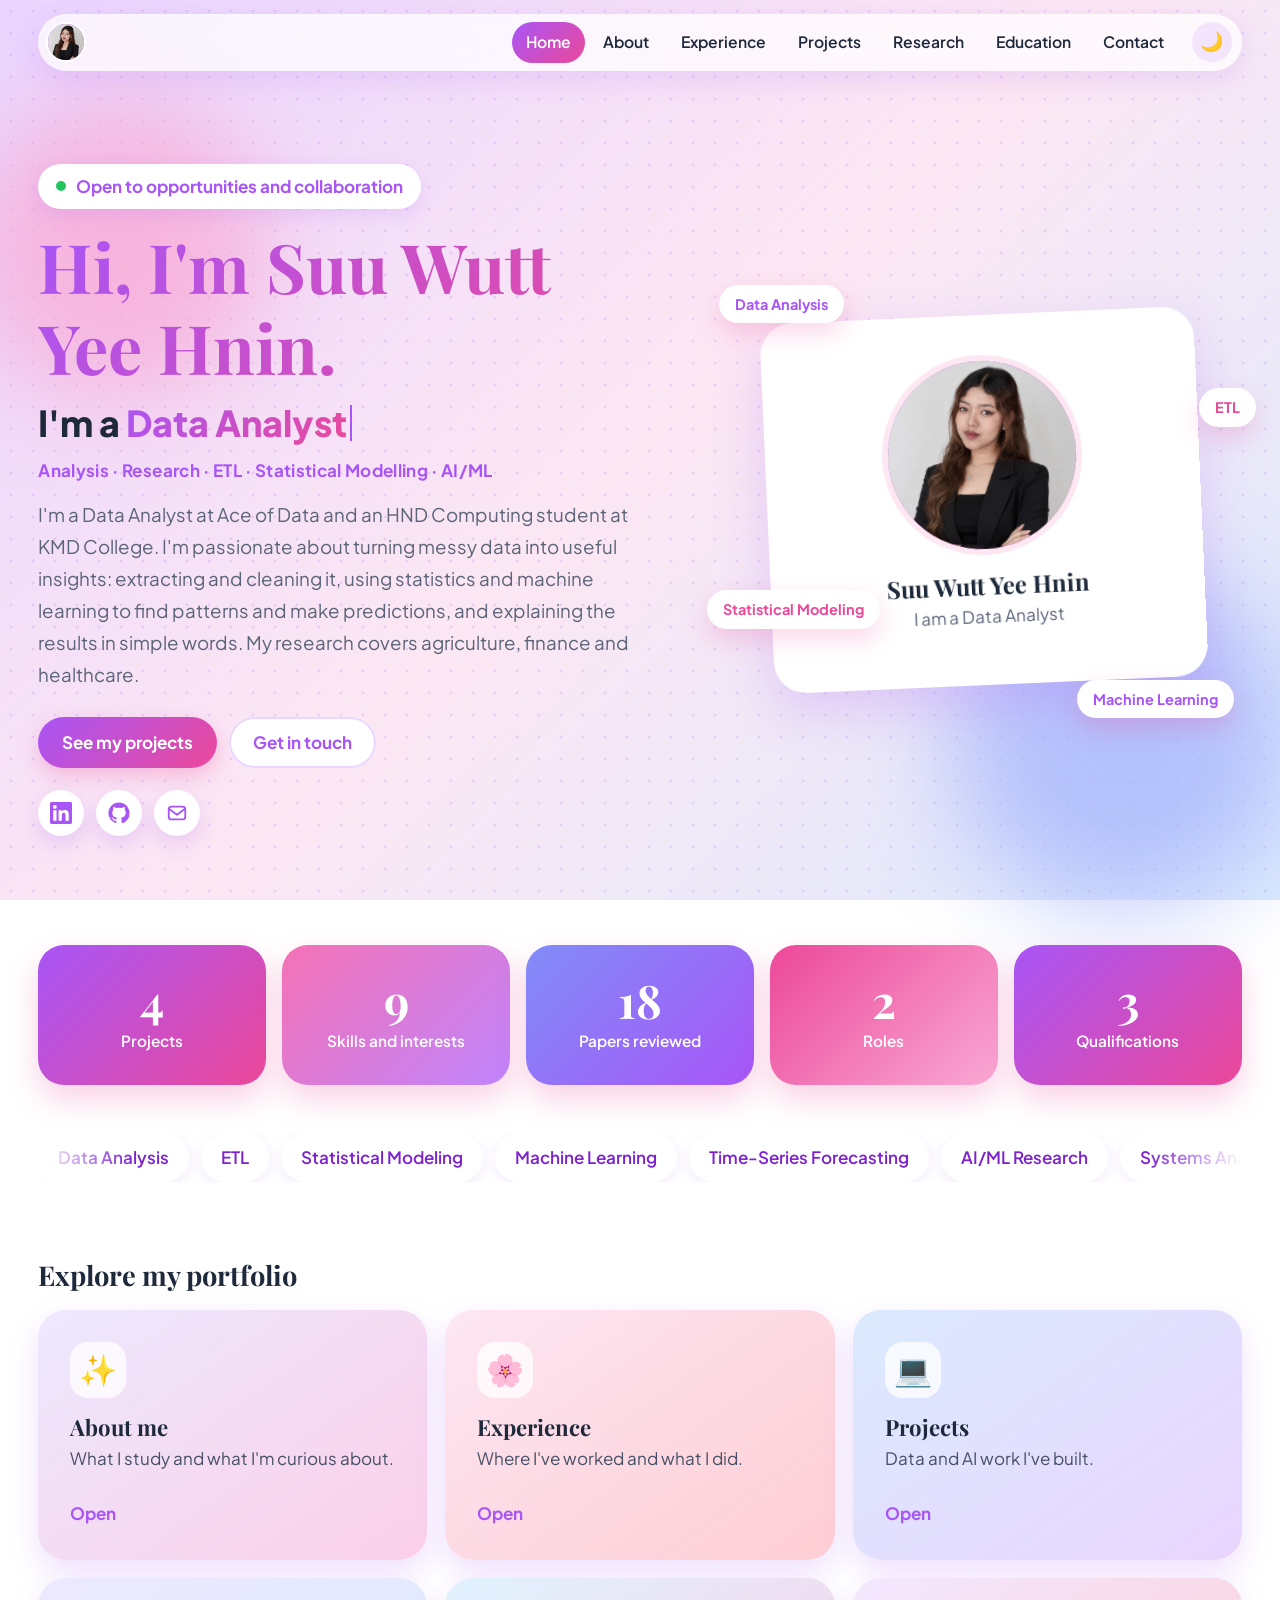
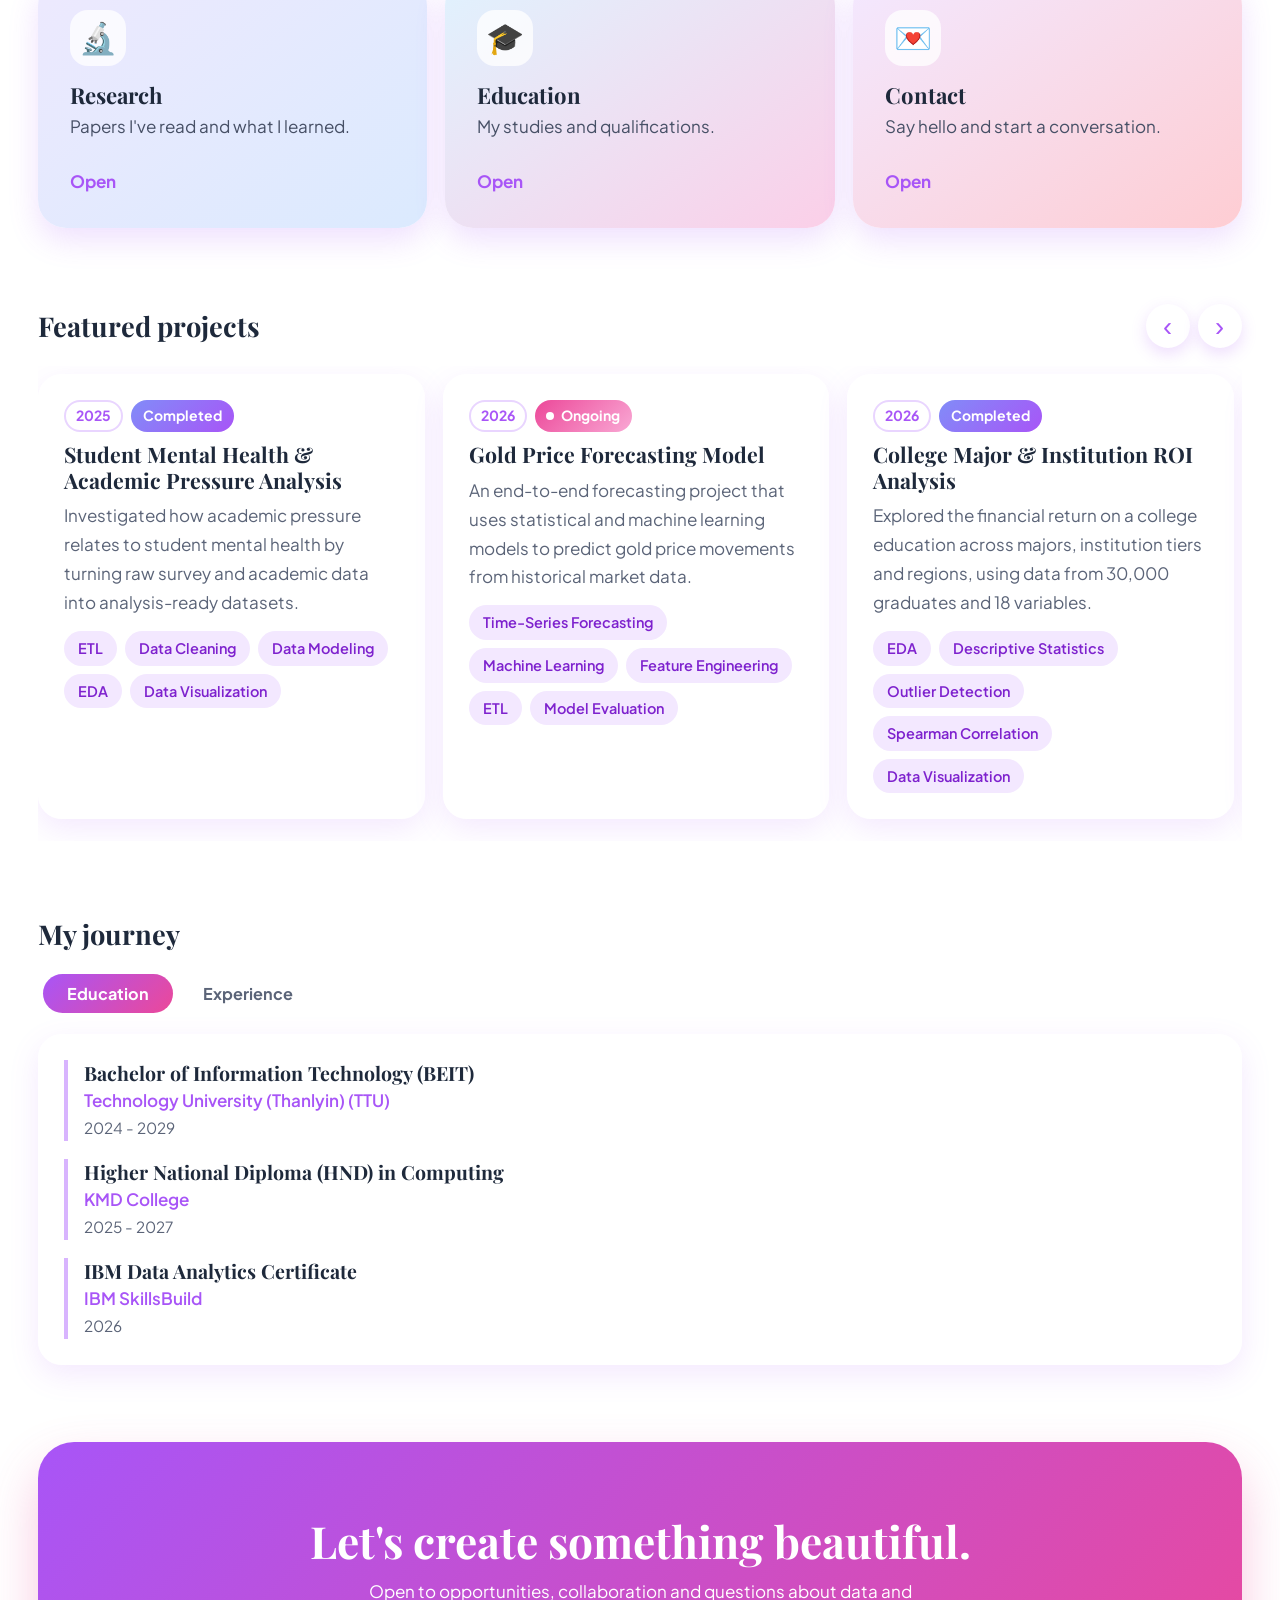
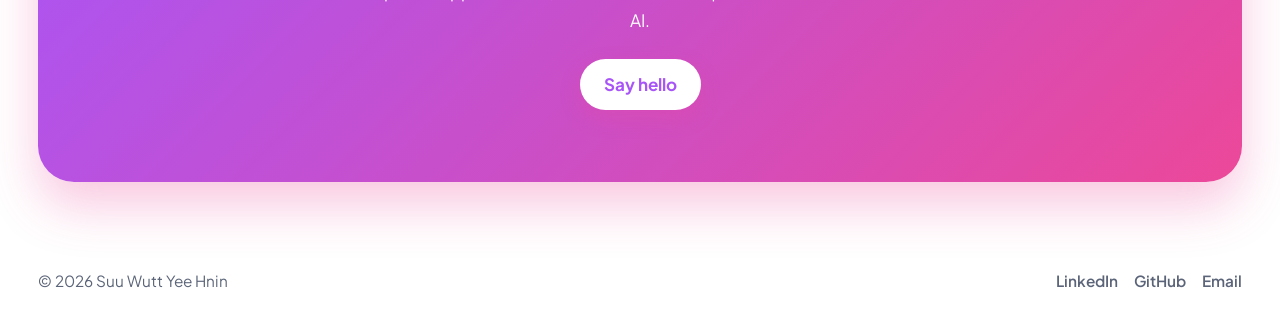
<file: index.html>
<!doctype html>
<html lang="en"><head><meta charset="utf-8"><meta name="viewport" content="width=device-width,initial-scale=1">
<title>Home | Suu Wutt Yee Hnin</title>
<meta name="description" content="Portfolio of Suu Wutt Yee Hnin: HND Computing, Data Science and AI.">
<link rel="preconnect" href="https://fonts.googleapis.com"><link rel="preconnect" href="https://fonts.gstatic.com" crossorigin>
<link href="https://fonts.googleapis.com/css2?family=Playfair+Display:wght@600;700&family=Plus+Jakarta+Sans:wght@400;500;600;700&display=swap" rel="stylesheet">
<link rel="stylesheet" href="css/style.css"></head>
<body data-page="home">
<script src="js/data.js"></script>
<script src="js/main.js"></script>
</body></html>
</file>
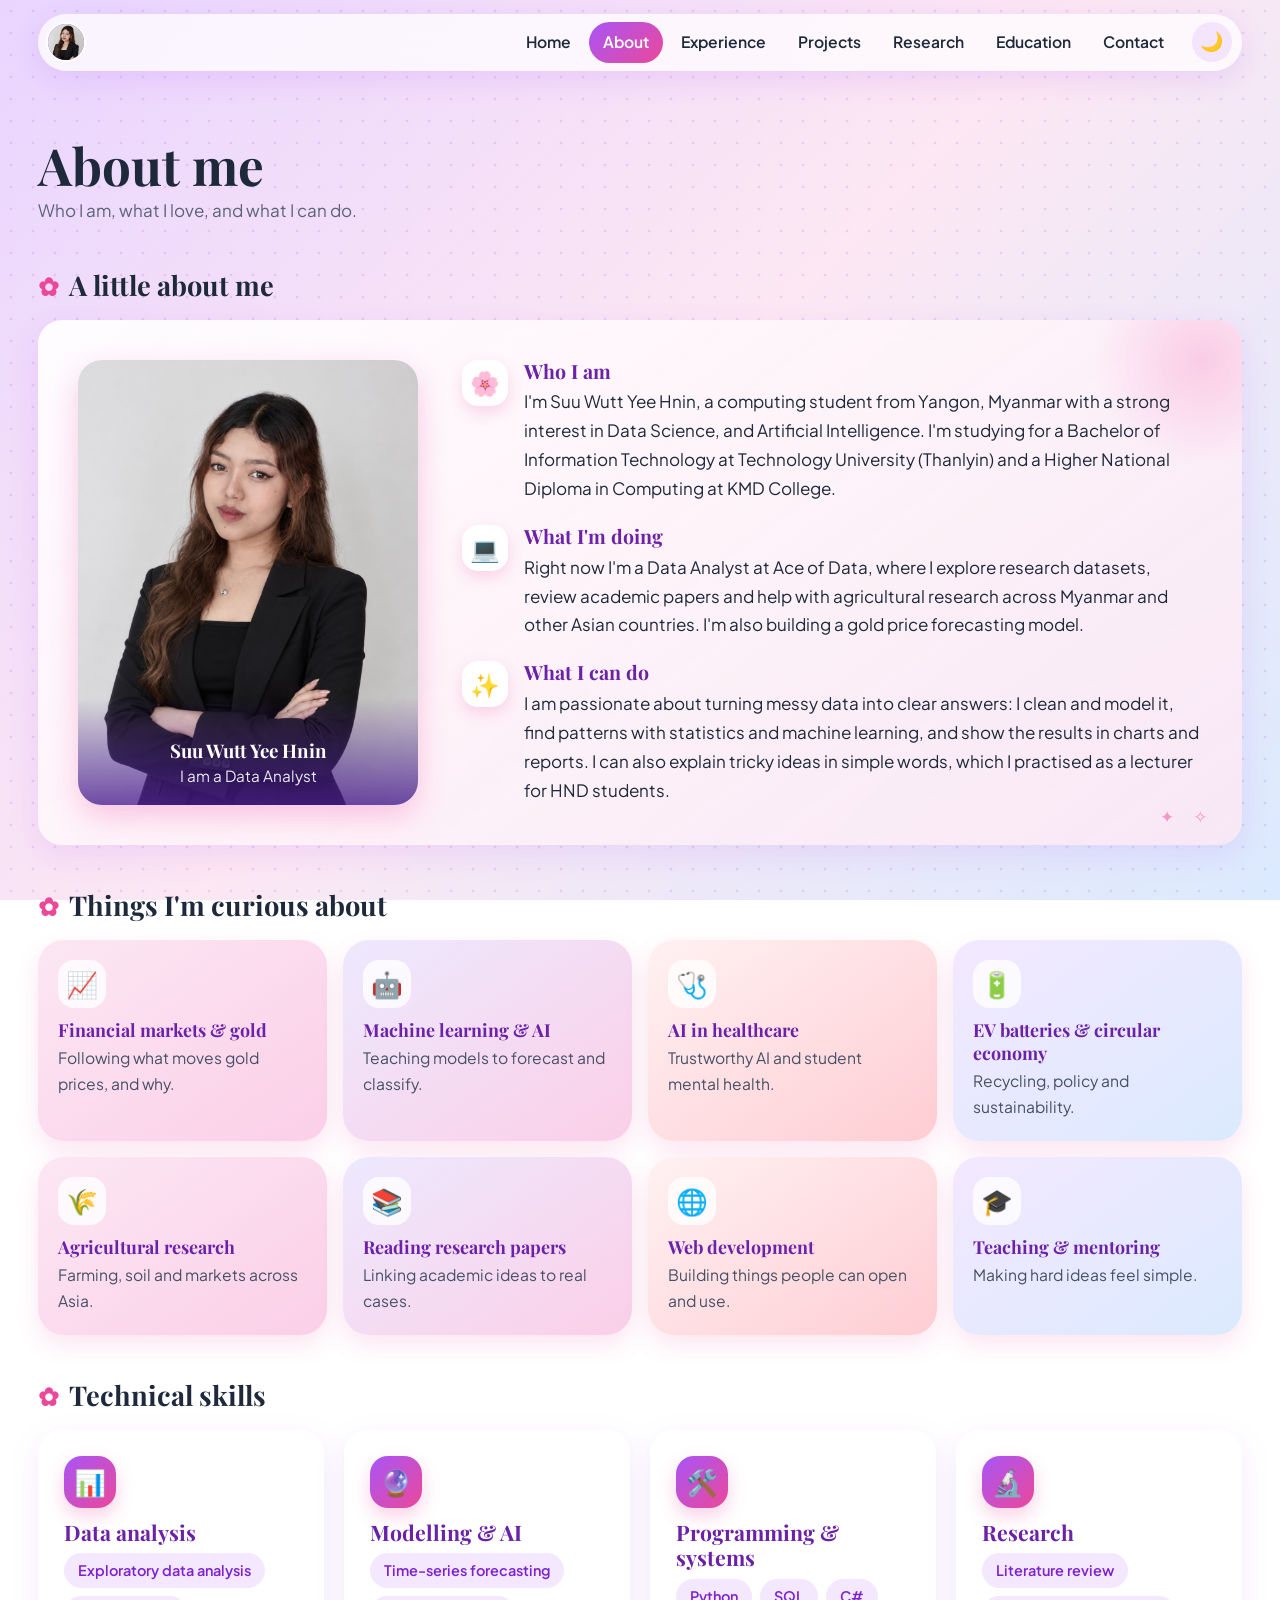
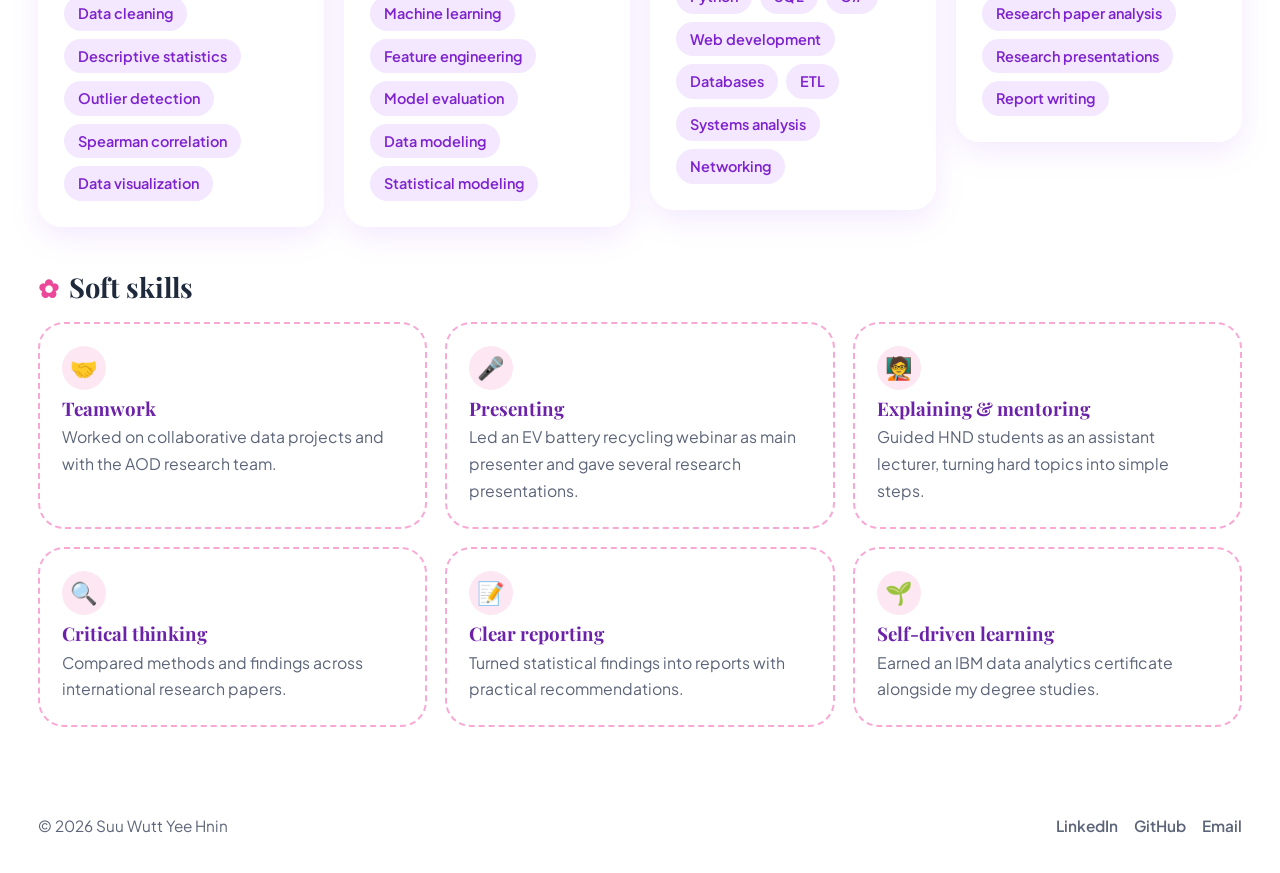
<file: about.html>
<!doctype html>
<html lang="en"><head><meta charset="utf-8"><meta name="viewport" content="width=device-width,initial-scale=1">
<title>About | Suu Wutt Yee Hnin</title>
<meta name="description" content="Portfolio of Suu Wutt Yee Hnin: HND Computing, Data Science and AI.">
<link rel="preconnect" href="https://fonts.googleapis.com"><link rel="preconnect" href="https://fonts.gstatic.com" crossorigin>
<link href="https://fonts.googleapis.com/css2?family=Playfair+Display:wght@600;700&family=Plus+Jakarta+Sans:wght@400;500;600;700&display=swap" rel="stylesheet">
<link rel="stylesheet" href="css/style.css"></head>
<body data-page="about">
<script src="js/data.js"></script>
<script src="js/main.js"></script>
</body></html>
</file>
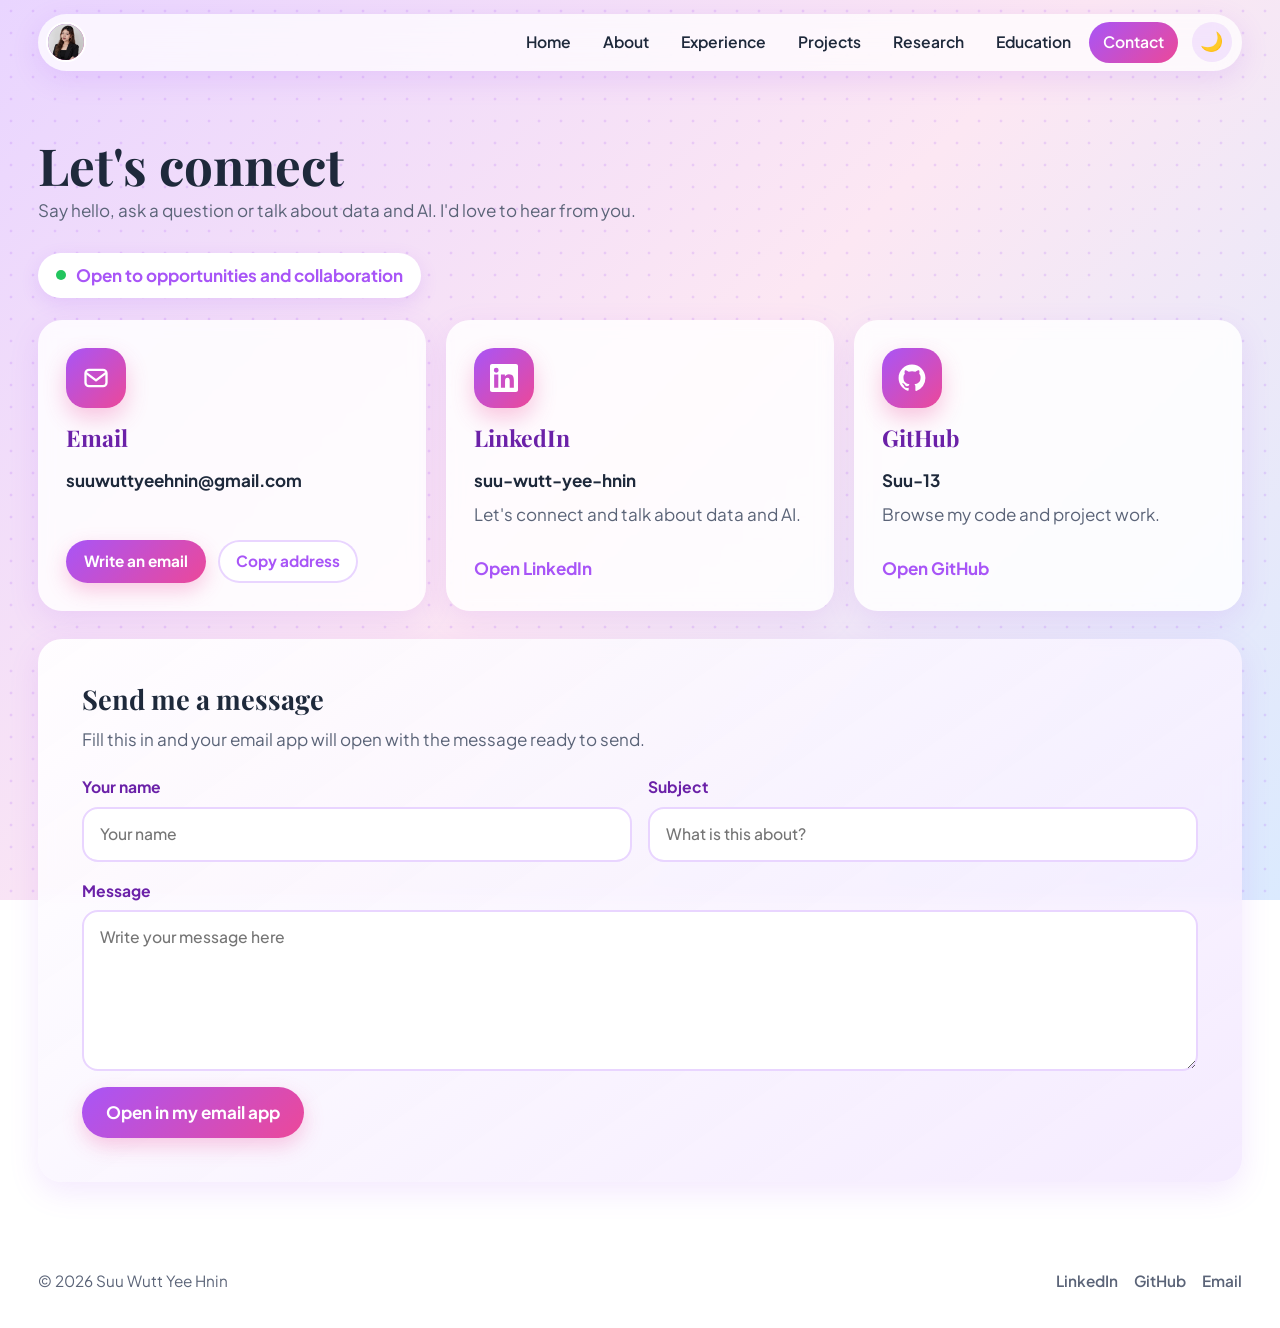
<file: contact.html>
<!doctype html>
<html lang="en"><head><meta charset="utf-8"><meta name="viewport" content="width=device-width,initial-scale=1">
<title>Contact | Suu Wutt Yee Hnin</title>
<meta name="description" content="Portfolio of Suu Wutt Yee Hnin: HND Computing, Data Science and AI.">
<link rel="preconnect" href="https://fonts.googleapis.com"><link rel="preconnect" href="https://fonts.gstatic.com" crossorigin>
<link href="https://fonts.googleapis.com/css2?family=Playfair+Display:wght@600;700&family=Plus+Jakarta+Sans:wght@400;500;600;700&display=swap" rel="stylesheet">
<link rel="stylesheet" href="css/style.css"></head>
<body data-page="contact">
<script src="js/data.js"></script>
<script src="js/main.js"></script>
</body></html>
</file>
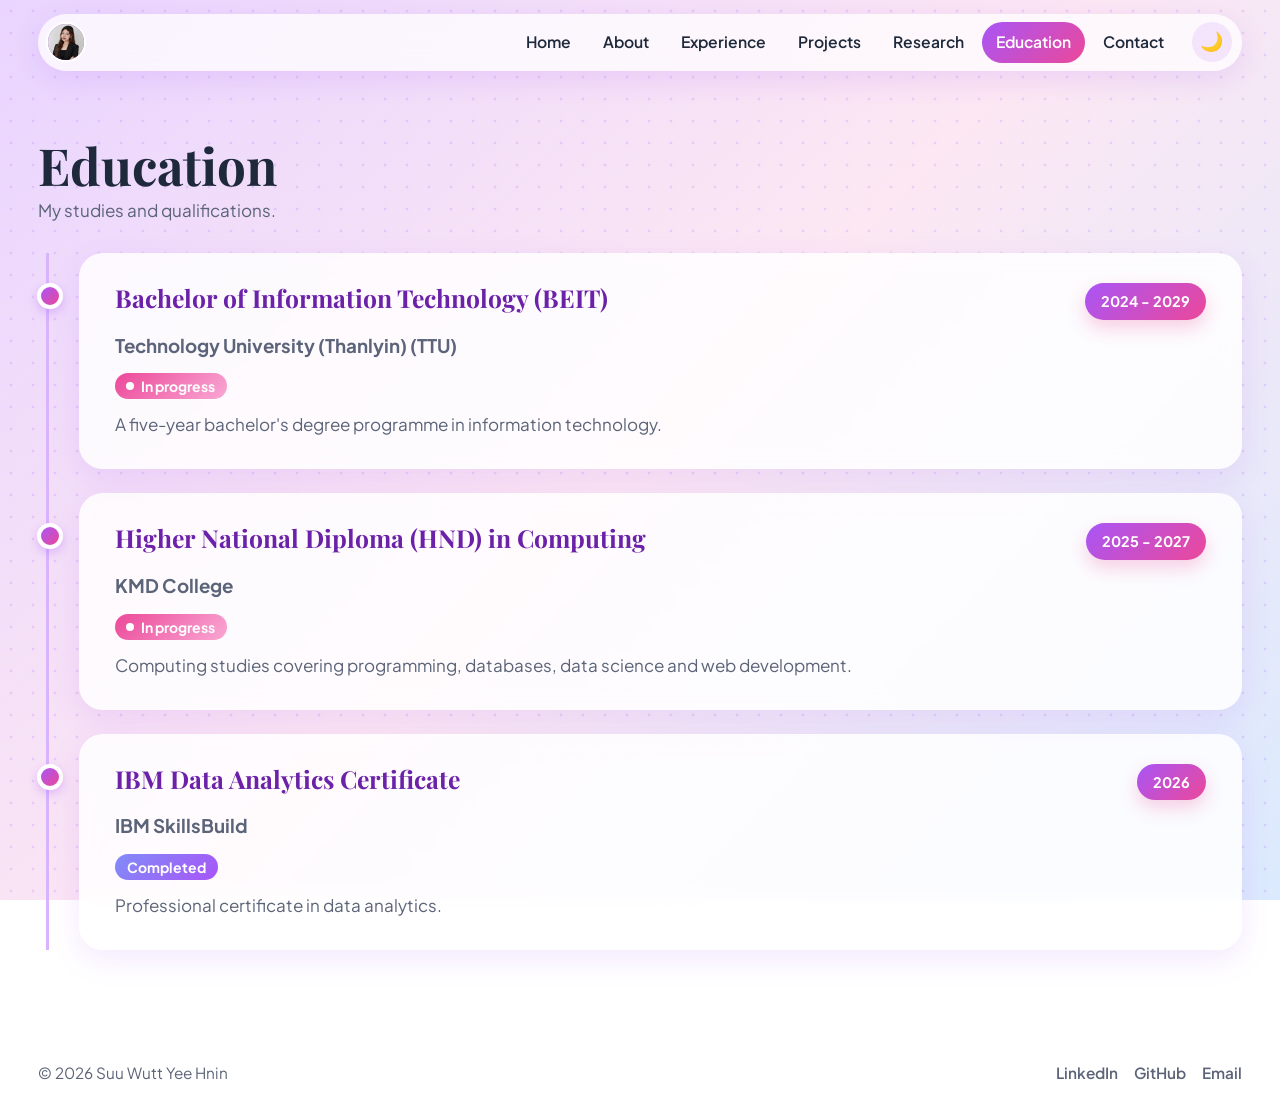
<file: education.html>
<!doctype html>
<html lang="en"><head><meta charset="utf-8"><meta name="viewport" content="width=device-width,initial-scale=1">
<title>Education | Suu Wutt Yee Hnin</title>
<meta name="description" content="Portfolio of Suu Wutt Yee Hnin: HND Computing, Data Science and AI.">
<link rel="preconnect" href="https://fonts.googleapis.com"><link rel="preconnect" href="https://fonts.gstatic.com" crossorigin>
<link href="https://fonts.googleapis.com/css2?family=Playfair+Display:wght@600;700&family=Plus+Jakarta+Sans:wght@400;500;600;700&display=swap" rel="stylesheet">
<link rel="stylesheet" href="css/style.css"></head>
<body data-page="education">
<script src="js/data.js"></script>
<script src="js/main.js"></script>
</body></html>
</file>
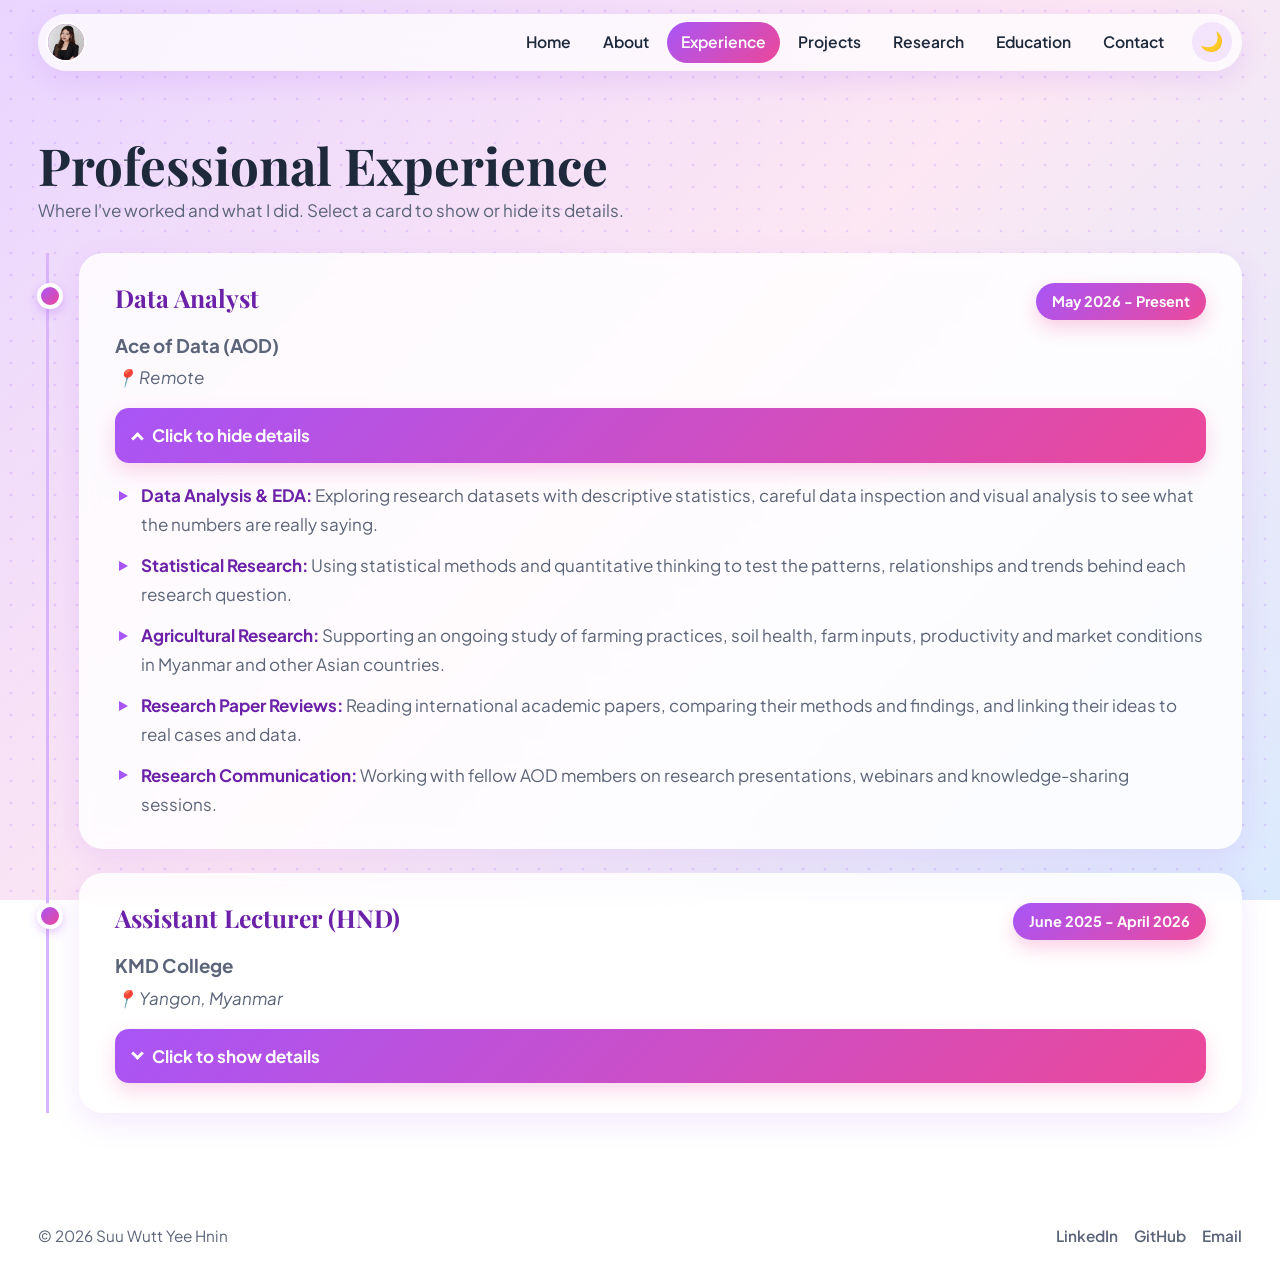
<file: experience.html>
<!doctype html>
<html lang="en"><head><meta charset="utf-8"><meta name="viewport" content="width=device-width,initial-scale=1">
<title>Experience | Suu Wutt Yee Hnin</title>
<meta name="description" content="Portfolio of Suu Wutt Yee Hnin: HND Computing, Data Science and AI.">
<link rel="preconnect" href="https://fonts.googleapis.com"><link rel="preconnect" href="https://fonts.gstatic.com" crossorigin>
<link href="https://fonts.googleapis.com/css2?family=Playfair+Display:wght@600;700&family=Plus+Jakarta+Sans:wght@400;500;600;700&display=swap" rel="stylesheet">
<link rel="stylesheet" href="css/style.css"></head>
<body data-page="experience">
<script src="js/data.js"></script>
<script src="js/main.js"></script>
</body></html>
</file>
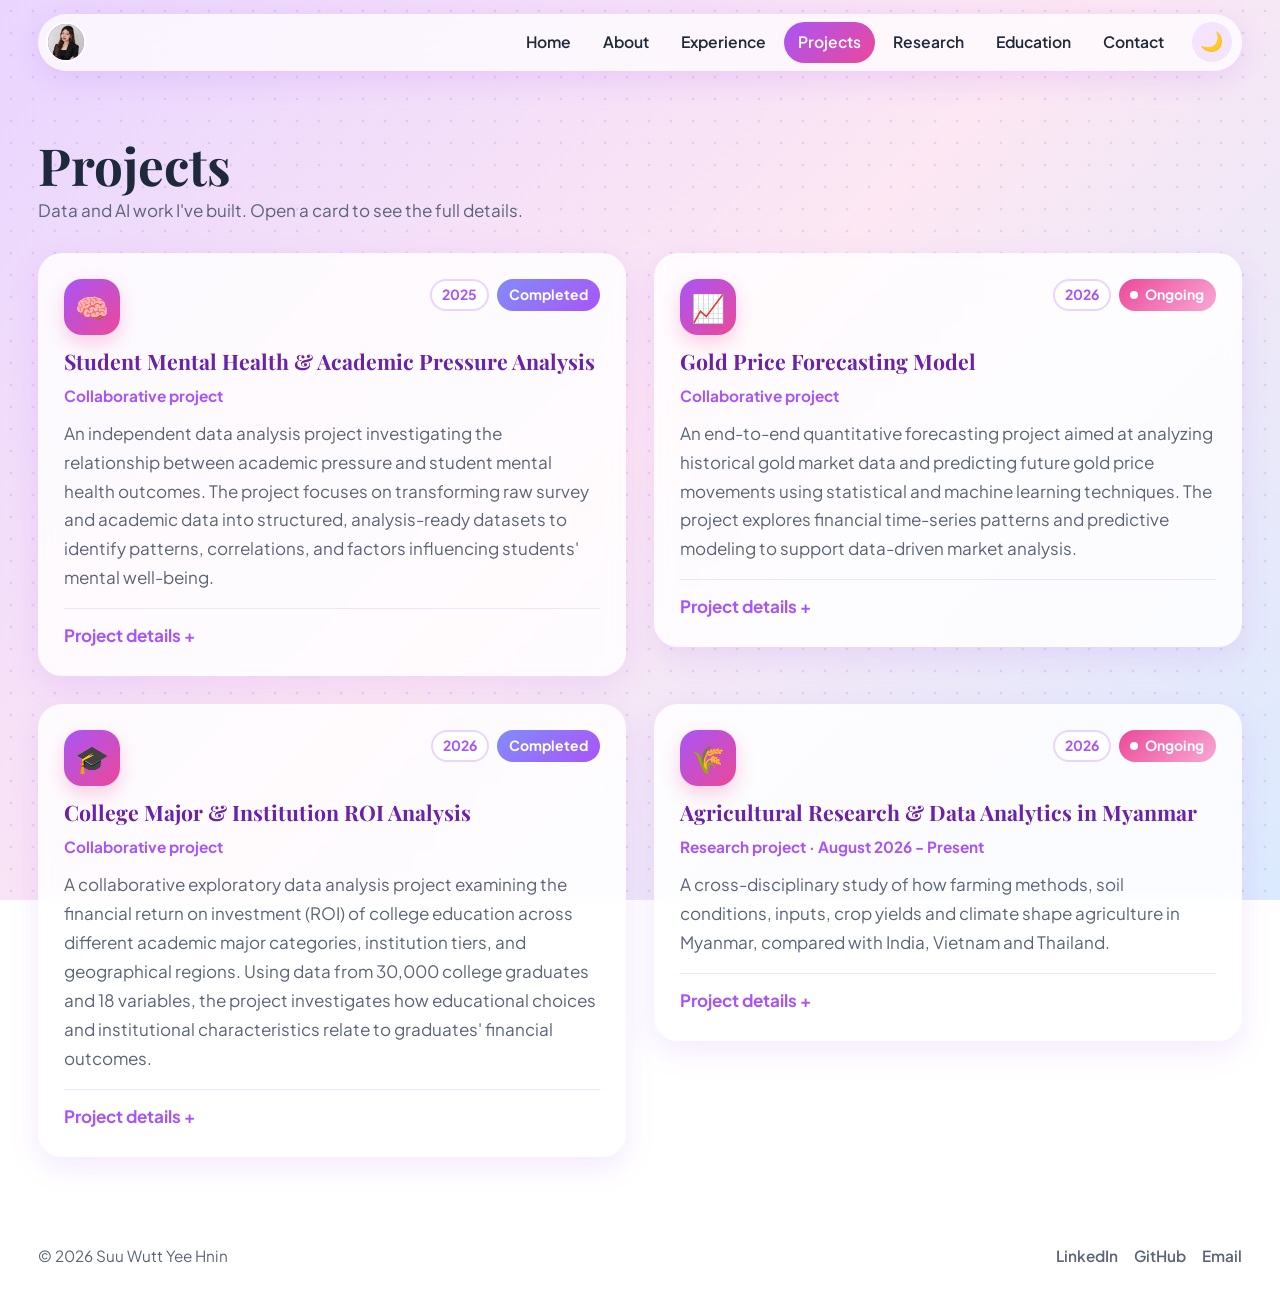
<file: projects.html>
<!doctype html>
<html lang="en"><head><meta charset="utf-8"><meta name="viewport" content="width=device-width,initial-scale=1">
<title>Projects | Suu Wutt Yee Hnin</title>
<meta name="description" content="Portfolio of Suu Wutt Yee Hnin: HND Computing, Data Science and AI.">
<link rel="preconnect" href="https://fonts.googleapis.com"><link rel="preconnect" href="https://fonts.gstatic.com" crossorigin>
<link href="https://fonts.googleapis.com/css2?family=Playfair+Display:wght@600;700&family=Plus+Jakarta+Sans:wght@400;500;600;700&display=swap" rel="stylesheet">
<link rel="stylesheet" href="css/style.css"></head>
<body data-page="projects">
<script src="js/data.js"></script>
<script src="js/main.js"></script>
</body></html>
</file>
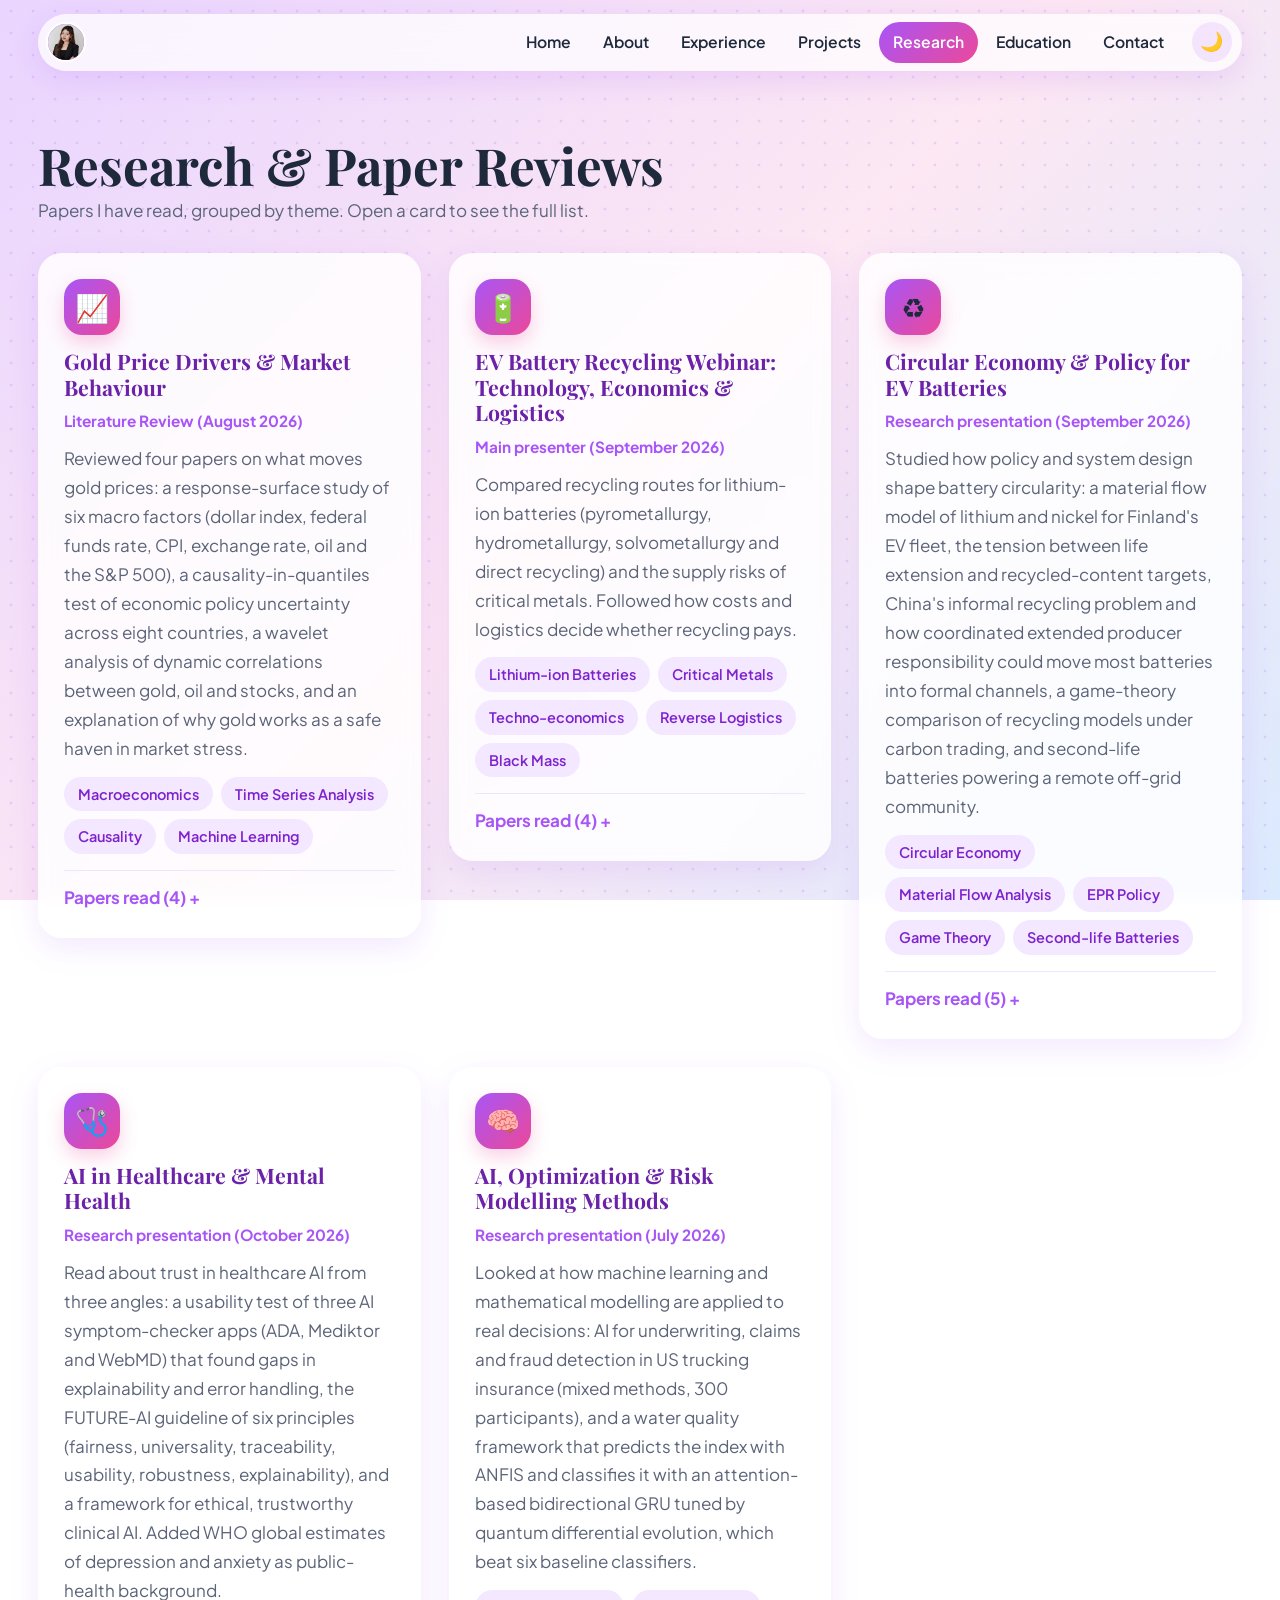
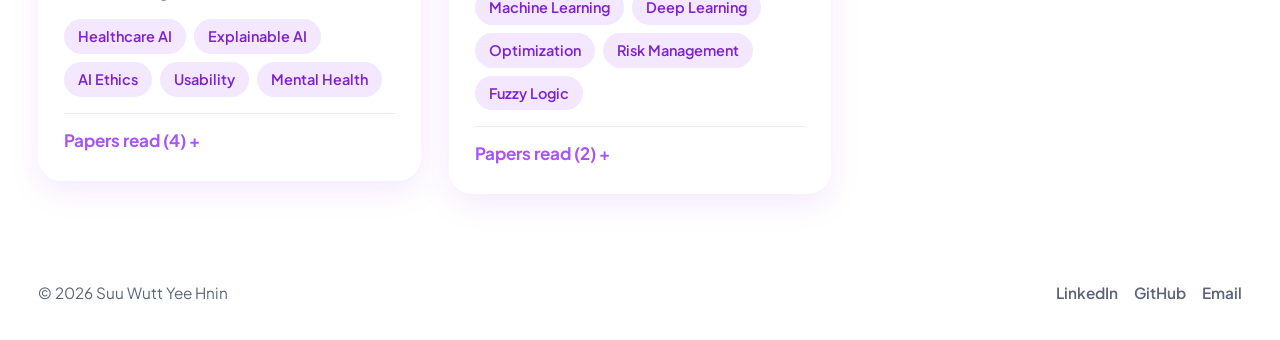
<file: research.html>
<!doctype html>
<html lang="en"><head><meta charset="utf-8"><meta name="viewport" content="width=device-width,initial-scale=1">
<title>Research | Suu Wutt Yee Hnin</title>
<meta name="description" content="Portfolio of Suu Wutt Yee Hnin: HND Computing, Data Science and AI.">
<link rel="preconnect" href="https://fonts.googleapis.com"><link rel="preconnect" href="https://fonts.gstatic.com" crossorigin>
<link href="https://fonts.googleapis.com/css2?family=Playfair+Display:wght@600;700&family=Plus+Jakarta+Sans:wght@400;500;600;700&display=swap" rel="stylesheet">
<link rel="stylesheet" href="css/style.css"></head>
<body data-page="research">
<script src="js/data.js"></script>
<script src="js/main.js"></script>
</body></html>
</file>
<file: css/style.css>
/* ============================================================
   Suu Wutt Yee Hnin portfolio: one consolidated stylesheet
   1 Base  2 Nav  3 Hero  4 Shared  5 Home  6 Research  7 Projects
   8 Experience  9 Education  10 About  11 Contact  12 Dark mode
   13 Responsive (desktop, tablet, phone)
   ============================================================ */

/* ---------- 1. Base ---------- */
:root{--violet:#a855f7;--pink:#ec4899;--ink:#1e293b;--muted:#5b6478;--card:rgba(255,255,255,.84);--grad:linear-gradient(135deg,#a855f7,#ec4899);
  --nav-bg:rgba(255,255,255,.96);--pad:clamp(16px,3vw,48px);--maxw:1560px}
*{box-sizing:border-box;margin:0}
html{scroll-behavior:smooth;font-size:clamp(16px,.55vw + 10px,19px);overflow-x:clip}
body{font:1rem/1.7 "Plus Jakarta Sans",system-ui,sans-serif;color:var(--ink);min-height:100vh;overflow-x:clip;
  background:radial-gradient(circle,rgba(168,85,247,.18) 1.2px,transparent 1.7px) 0 0/22px 22px,linear-gradient(135deg,#e9d5ff,#fce7f3 50%,#dbeafe);background-attachment:fixed}
a{color:inherit}
:focus-visible{outline:3px solid var(--violet);outline-offset:3px;border-radius:8px}
h1,h2,h3{font-family:"Playfair Display",Georgia,serif;line-height:1.2}
.wrap{max-width:var(--maxw);margin:0 auto;padding:36px var(--pad) 64px}
section{margin-top:clamp(48px,6vw,88px)}

/* ---------- 2. Nav ---------- */
.nav{position:sticky;top:14px;z-index:10;margin:14px auto 0;width:calc(min(var(--maxw),100%) - 2*var(--pad));display:flex;align-items:center;gap:14px;
  padding:8px 10px 8px 8px;border-radius:999px;background:rgba(255,255,255,.72);backdrop-filter:blur(12px);box-shadow:0 8px 28px rgba(168,85,247,.16)}
.badge,.avatar{display:grid;place-items:center;background:var(--grad);color:#fff;font:700 1rem "Playfair Display",serif}
.badge{width:40px;height:40px;border-radius:50%}
img.badge{display:block;object-fit:cover;object-position:center 20%;border:2px solid #fff}
.nav ul{list-style:none;padding:0;display:flex;gap:4px;margin-left:auto;overflow-x:auto}
.nav li a{display:block;padding:7px 14px;border-radius:999px;text-decoration:none;font-weight:600;font-size:.92rem;white-space:nowrap;transition:background .2s}
.nav li a:hover{background:rgba(168,85,247,.12)}
.nav li a[aria-current]{background:var(--grad);color:#fff}
.theme,.burger{flex:none;width:40px;height:40px;border:0;border-radius:50%;background:rgba(168,85,247,.12);color:var(--violet);font-size:1.1rem;line-height:1;cursor:pointer;display:grid;place-items:center;transition:transform .2s,background .2s}
.theme:hover,.burger:hover{background:rgba(168,85,247,.24);transform:scale(1.08)}
.burger{display:none}

/* ---------- 3. Hero ---------- */
.hero{position:relative;display:grid;grid-template-columns:1.25fr 1fr;gap:40px;align-items:center;margin-top:24px;min-height:min(76vh,600px)}
.blob{position:absolute;z-index:-1;border-radius:50%;filter:blur(50px);opacity:.75;transition:transform .5s ease-out;transform:translate(calc(var(--mx,0)*50px),calc(var(--my,0)*50px))}
.b1{width:300px;height:300px;background:#f9a8d4;left:-70px;top:-30px}
.b2{width:340px;height:340px;background:#a5b4fc;right:-50px;bottom:-40px}
.hero-text .avail{margin-bottom:16px}
.grad{background:var(--grad);-webkit-background-clip:text;background-clip:text;color:transparent;font-size:clamp(2.3rem,6vw,4rem);margin-bottom:12px}
.iam{font-size:clamp(1.4rem,2.8vw,2.1rem);font-weight:800;line-height:1.3;margin:0 0 6px;min-height:1.4em}
.hl{background:var(--grad);-webkit-background-clip:text;background-clip:text;color:transparent}
.caret{display:inline-block;width:2px;height:1em;background:var(--violet);margin-left:3px;vertical-align:-.1em}
.tag{font-weight:700;color:var(--violet);letter-spacing:.02em;margin-bottom:14px}
.lead{font-size:1.1rem;color:var(--muted);max-width:52ch}
.btns{display:flex;flex-wrap:wrap;gap:12px;margin-top:26px}
.btn{display:inline-block;padding:11px 24px;border-radius:999px;background:var(--grad);color:#fff;font-weight:700;text-decoration:none;box-shadow:0 8px 20px rgba(236,72,153,.28);transition:transform .2s}
.btn:hover{transform:translateY(-2px)}
.btn:active{transform:scale(.97)}
.btn.ghost{background:#fff;color:var(--violet);box-shadow:inset 0 0 0 2px #e9d5ff}
.btn.small{margin-top:14px;padding:8px 18px;font-size:.9rem}
.socials{display:flex;gap:12px;margin-top:22px}
.soc{display:grid;place-items:center;width:46px;height:46px;border-radius:50%;background:#fff;color:var(--violet);box-shadow:0 8px 20px rgba(168,85,247,.2);transition:transform .2s,background .2s,color .2s}
.soc svg{width:22px;height:22px}
.soc:hover{background:var(--grad);color:#fff;transform:translateY(-3px)}
.stage{position:relative;padding:22px 26px}
.id-card{background:#fff;border-radius:32px;padding:30px;text-align:center;box-shadow:0 20px 50px rgba(168,85,247,.22);transform:rotate(-2.5deg);transition:transform .35s cubic-bezier(.23,1,.32,1)}
.id-card:hover{transform:rotate(0)}
.avatar{width:150px;height:150px;border-radius:50%;margin:0 auto 16px;font-size:3rem;object-fit:cover;object-position:center 20%;border:6px solid #fce7f3}
.id-card h2{font-size:1.4rem}
.id-card p{color:var(--muted);margin:2px 0 14px}
.sticker{position:absolute;z-index:2;padding:7px 16px;border-radius:999px;background:#fff;font-weight:700;font-size:.85rem;color:var(--violet);box-shadow:0 10px 24px rgba(236,72,153,.22);transform:translate(calc(var(--mx,0)*-24px),calc(var(--my,0)*-24px));transition:transform .4s ease-out}
.s1{top:0;left:-8px}
.s2{top:24%;right:-14px;color:var(--pink)}
.s3{bottom:20%;left:-20px;color:var(--pink)}
.s4{bottom:-4px;right:8px}

/* ---------- 4. Shared ---------- */
.sh{font-size:1.6rem;margin-bottom:18px}
.ph{margin:28px 0 28px}
.ph h1{font-size:clamp(2rem,5vw,3rem)}
.ph p{color:var(--muted)}
.chips{display:flex;flex-wrap:wrap;gap:8px}
.chip{padding:5px 14px;border-radius:999px;background:#f3e8ff;color:#7e22ce;font-size:.85rem;font-weight:600}
.grid{display:grid;grid-template-columns:repeat(auto-fit,minmax(230px,1fr));gap:20px}
.card{background:var(--card);backdrop-filter:blur(8px);border-radius:24px;padding:26px;box-shadow:0 10px 30px rgba(168,85,247,.13)}
.card h3{font-size:1.25rem;margin-bottom:8px}
.card p{color:var(--muted)}
.card .chips{margin-top:14px}
.card.link{text-decoration:none;transition:transform .2s,box-shadow .2s}
.card.link:hover{transform:translateY(-4px);box-shadow:0 18px 38px rgba(168,85,247,.22)}
.foot{display:flex;flex-wrap:wrap;justify-content:space-between;gap:10px;max-width:var(--maxw);margin:0 auto;padding:22px var(--pad) 34px;color:var(--muted);font-size:.9rem}
.foot a{margin-left:16px;text-decoration:none;font-weight:600}
.foot a:hover{color:var(--violet)}
.spark{position:fixed;pointer-events:none;z-index:99;color:var(--pink);font-size:16px}

/* ---------- 5. Home sections ---------- */
.stats{display:grid;grid-template-columns:repeat(auto-fit,minmax(150px,1fr));gap:16px}
.stat{color:#fff;border-radius:26px;padding:22px 16px;text-align:center;background:var(--grad);box-shadow:0 14px 30px rgba(236,72,153,.25)}
.stat:nth-child(2){background:linear-gradient(135deg,#f472b6,#c084fc)}
.stat:nth-child(3){background:linear-gradient(135deg,#818cf8,#a855f7)}
.stat:nth-child(4){background:linear-gradient(135deg,#ec4899,#f9a8d4)}
.stat b{display:block;font:700 2.7rem/1.1 "Playfair Display",serif}
.stat span{font-weight:600;font-size:.9rem}
.marquee{overflow:hidden;margin-top:48px;-webkit-mask:linear-gradient(90deg,transparent,#000 8%,#000 92%,transparent);mask:linear-gradient(90deg,transparent,#000 8%,#000 92%,transparent)}
.marquee div{display:flex;flex-wrap:wrap;gap:12px;justify-content:center}
.marquee .chip{background:#fff;padding:10px 20px;font-size:1rem;white-space:nowrap;box-shadow:0 4px 14px rgba(168,85,247,.12)}
.dup{display:none}
.tiles{display:grid;grid-template-columns:repeat(auto-fit,minmax(200px,1fr));gap:18px}
.tile{display:flex;flex-direction:column;gap:4px;min-height:215px;padding:26px;border-radius:28px;text-decoration:none;box-shadow:0 12px 30px rgba(168,85,247,.18);transition:transform .25s cubic-bezier(.23,1,.32,1),box-shadow .25s}
.tile:hover{box-shadow:0 24px 46px rgba(168,85,247,.32)}
.tile .ic{width:56px;height:56px;border-radius:18px;background:rgba(255,255,255,.78);display:grid;place-items:center;font-size:1.8rem}
.tile h3{font-size:1.3rem;margin-top:12px}
.tile p{flex:1;color:#475066}
.tile .go{font-weight:700;color:var(--violet);transition:padding .2s}
.tile:hover .go{padding-left:8px}
.t-about{background:linear-gradient(145deg,#ede9fe,#fbcfe8)}
.t-experience{background:linear-gradient(145deg,#fce7f3,#fecdd3)}
.t-projects{background:linear-gradient(145deg,#dbeafe,#e9d5ff)}
.t-research{background:linear-gradient(145deg,#ede9fe,#dbeafe)}
.t-education{background:linear-gradient(145deg,#e0f2fe,#fbcfe8)}
.t-contact{background:linear-gradient(145deg,#f3e8ff,#fecdd3)}
.row{display:flex;justify-content:space-between;align-items:center;gap:12px}
.arrows{display:flex;gap:8px;margin-bottom:18px}
.ar{width:44px;height:44px;border:0;border-radius:50%;background:#fff;color:var(--violet);font-size:1.6rem;line-height:1;cursor:pointer;box-shadow:0 6px 16px rgba(168,85,247,.2);transition:transform .2s,background .2s,color .2s}
.ar:hover{background:var(--grad);color:#fff;transform:scale(1.1)}
.rail{display:flex;gap:18px;overflow-x:auto;scroll-snap-type:x mandatory;padding:8px 4px 22px}
.pc{flex:0 0 min(300px,82%);scroll-snap-align:start;transition:transform .2s,box-shadow .2s}
.tabs{display:inline-flex;gap:6px;padding:5px;border-radius:999px;background:rgba(255,255,255,.7);margin-bottom:16px}
.tabs button{border:0;background:none;padding:9px 24px;border-radius:999px;font-family:inherit;font-weight:700;font-size:.95rem;color:var(--muted);cursor:pointer;transition:background .2s,color .2s}
.tabs button[aria-selected=true]{background:var(--grad);color:#fff}
.jl{list-style:none;padding:0;display:grid;gap:18px}
.jl li{display:grid;padding-left:16px;border-left:4px solid #d8b4fe}
.jl b{font:700 1.15rem "Playfair Display",serif}
.jl span{color:var(--violet);font-weight:600}
.jl em{color:var(--muted);font-size:.9rem;font-style:normal}
.cta{text-align:center;padding:52px 24px;border-radius:36px;background:var(--grad);color:#fff;box-shadow:0 24px 50px rgba(236,72,153,.3)}
.cta h2{font-size:clamp(1.7rem,4vw,2.6rem)}
.cta p{margin:10px auto 24px;max-width:46ch}
.cta .btn{background:#fff;color:var(--violet)}

/* ---------- 6. Research ---------- */
.rgrid{grid-template-columns:repeat(auto-fit,minmax(310px,1fr));align-items:start}
.rc .ic{display:grid;place-items:center;width:56px;height:56px;border-radius:18px;background:var(--grad);font-size:1.6rem;margin-bottom:14px;box-shadow:0 8px 18px rgba(236,72,153,.25)}
.rc h3{color:#6b21a8}
.rc .meta{color:var(--violet);font-weight:700;font-size:.9rem;margin-bottom:10px}
.papers{margin-top:16px;border-top:1px solid #f0e4ff;padding-top:12px}
.papers summary{cursor:pointer;font-weight:700;color:var(--violet);list-style:none}
.papers summary::-webkit-details-marker{display:none}
.papers summary::after{content:" +"}
.papers[open] summary::after{content:" \2212"}
.papers ul{margin-top:10px;padding-left:18px;font-size:.88rem;color:var(--muted)}
.papers li+li{margin-top:8px}

/* ---------- 7. Projects ---------- */
.pgrid{grid-template-columns:repeat(auto-fit,minmax(320px,1fr));align-items:start}
.prj .ic{display:grid;place-items:center;width:56px;height:56px;border-radius:18px;background:var(--grad);font-size:1.6rem;box-shadow:0 8px 18px rgba(236,72,153,.25)}
.prj-top{display:flex;justify-content:space-between;align-items:flex-start;gap:12px;margin-bottom:14px}
.prj h3{color:#6b21a8}
.prj .meta{color:var(--violet);font-weight:700;font-size:.9rem;margin-bottom:10px}
.prj-badges{display:flex;flex-wrap:wrap;gap:8px;align-items:center}
.pc .prj-badges{margin-bottom:10px}
.yr{padding:4px 12px;border-radius:999px;background:#fff;color:var(--violet);font-weight:700;font-size:.82rem;box-shadow:inset 0 0 0 2px #e9d5ff}
.st{padding:4px 12px;border-radius:999px;font-weight:700;font-size:.82rem;color:#fff}
.st.done{background:linear-gradient(135deg,#818cf8,#a855f7)}
.st.going{background:linear-gradient(135deg,#ec4899,#f9a8d4);position:relative;padding-left:26px}
.st.going::before{content:"";position:absolute;left:11px;top:50%;width:8px;height:8px;margin-top:-4px;border-radius:50%;background:#fff}
.repo-soon{display:flex;align-items:center;justify-content:center;gap:10px;margin-top:16px;padding:12px 16px;border-radius:16px;background:#faf5ff;border:2px dashed #e9d5ff;color:var(--muted);font-weight:700;font-size:.92rem}
.repo-soon svg{width:20px;height:20px;flex:none}
.prj-sec{padding-top:14px;margin-top:14px;border-top:1px dashed #e9d5ff}
.prj-sec:first-of-type{border-top:0;padding-top:4px}
.prj-sec h4{font:700 1.02rem "Playfair Display",serif;color:#6b21a8;margin-bottom:6px}
.prj-sec p{color:var(--muted);font-size:.92rem}
.prj-sec ul{margin-top:0;padding-left:18px;color:var(--muted);font-size:.92rem}
.prj-sec li+li{margin-top:6px}
.prj-sec .chips{margin-top:8px}
.prj-sec .chip{font-size:.8rem}
.prj-sec .soon{padding:12px 16px;border-radius:14px;background:#faf5ff;border:2px dashed #e9d5ff;font-style:italic;font-size:.9rem}

/* ---------- 8. Experience timeline ---------- */
.xl{list-style:none;padding:0 0 0 30px;margin-left:8px;border-left:3px solid #d8b4fe}
.xi{position:relative;margin-bottom:24px}
.xi::before{content:"";position:absolute;left:-42px;top:30px;width:18px;height:18px;border-radius:50%;background:var(--grad);border:4px solid #fff;box-shadow:0 4px 10px rgba(168,85,247,.3)}
.xc{padding:26px 28px}
.xhead{display:flex;justify-content:space-between;align-items:flex-start;gap:12px;flex-wrap:wrap}
.xc h3{font-size:1.45rem;color:#6b21a8;margin-bottom:0}
.dpill{padding:6px 16px;border-radius:999px;background:var(--grad);color:#fff;font-weight:700;font-size:.85rem;white-space:nowrap;box-shadow:0 8px 18px rgba(236,72,153,.25)}
.xorg{font-weight:700;font-size:1.1rem;color:var(--ink);margin-top:10px}
.xloc{font-style:italic;color:var(--muted);margin-top:2px}
.xdet{margin-top:16px}
.xdet summary{cursor:pointer;list-style:none;display:flex;align-items:center;gap:10px;padding:13px 18px;border-radius:14px;background:var(--grad);color:#fff;font-weight:700;box-shadow:0 8px 20px rgba(236,72,153,.22);transition:transform .2s}
.xdet summary::-webkit-details-marker{display:none}
.xdet summary:hover{transform:translateY(-2px)}
.chev{width:9px;height:9px;border-right:3px solid #fff;border-bottom:3px solid #fff;rotate:45deg;translate:0 -3px;transition:rotate .25s}
.xdet[open] .chev{rotate:225deg;translate:0 3px}
.s-hide,.xdet[open] .s-show{display:none}
.xdet[open] .s-hide{display:inline}
.xdet ul{list-style:none;padding:18px 0 0;display:grid;gap:12px;color:var(--muted)}
.xdet li{position:relative;padding-left:26px}
.xdet li::before{content:"";position:absolute;left:4px;top:.55em;border-left:9px solid var(--violet);border-top:5px solid transparent;border-bottom:5px solid transparent}
.xdet li b{color:#6b21a8}

/* ---------- 9. Education extras ---------- */
.estat{margin-top:10px}
.enote{margin-top:10px;color:var(--muted)}

/* ---------- 10. About ---------- */
.ab{margin-top:44px}
.gl::before{content:"\273F";color:var(--pink);margin-right:10px;font-size:.9em}
.sum{display:grid;grid-template-columns:230px 1fr;gap:34px;padding:32px;position:relative;overflow:hidden;background:linear-gradient(145deg,rgba(255,255,255,.92),rgba(252,231,243,.85))}
.sum::before{content:"";position:absolute;right:-70px;top:-70px;width:220px;height:220px;border-radius:50%;background:radial-gradient(circle,#f9a8d4,transparent 70%);opacity:.5}
.sum::after{content:"\2726  \2727";position:absolute;right:26px;bottom:14px;color:var(--pink);opacity:.5;letter-spacing:8px}
.sum-id{text-align:center;align-self:start}
.sum-id .avatar{width:160px;height:160px;box-shadow:0 12px 30px rgba(236,72,153,.28)}
.sum-name{font:700 1.15rem "Playfair Display",serif;color:#6b21a8}
.sum-role{color:var(--muted);font-size:.92rem}
.sum-photo{position:relative;align-self:stretch;min-height:340px;border-radius:24px;overflow:hidden;box-shadow:0 12px 30px rgba(236,72,153,.28)}
.sum-photo img{position:absolute;inset:0;width:100%;height:100%;object-fit:cover;object-position:center 20%}
.sum-cap{position:absolute;left:0;right:0;bottom:0;padding:40px 16px 16px;display:grid;text-align:center;color:#fff;background:linear-gradient(transparent,rgba(76,29,149,.75))}
.sum-cap b{font:700 1.1rem "Playfair Display",serif}
.sum-cap span{font-size:.9rem;opacity:.9}
.sum-body{display:grid;gap:22px;position:relative;z-index:1}
.sum-row{display:flex;gap:16px}
.sum-ic{flex:none;width:46px;height:46px;border-radius:16px;background:#fff;display:grid;place-items:center;font-size:1.4rem;box-shadow:0 6px 16px rgba(236,72,153,.2)}
.sum-row h3{font-size:1.15rem;color:#6b21a8;margin-bottom:4px}
.sum-row p{color:var(--ink);max-width:62ch}
.ints{display:grid;grid-template-columns:repeat(auto-fit,minmax(200px,1fr));gap:16px}
.int{display:flex;flex-direction:column;gap:4px;padding:20px;border-radius:26px;box-shadow:0 10px 24px rgba(236,72,153,.14);transition:transform .25s cubic-bezier(.23,1,.32,1),box-shadow .25s}
.int:hover{transform:translateY(-5px) rotate(-1.5deg);box-shadow:0 18px 34px rgba(236,72,153,.24)}
.int-ic{width:48px;height:48px;border-radius:16px;background:rgba(255,255,255,.8);display:grid;place-items:center;font-size:1.5rem;margin-bottom:6px}
.int b{font:700 1.05rem "Playfair Display",serif;color:#6b21a8}
.int em{font-style:normal;color:#475066;font-size:.92rem}
.i0{background:linear-gradient(145deg,#fce7f3,#fbcfe8)}
.i1{background:linear-gradient(145deg,#ede9fe,#fbcfe8)}
.i2{background:linear-gradient(145deg,#fff1f2,#fecdd3)}
.i3{background:linear-gradient(145deg,#f3e8ff,#dbeafe)}
.tgrid{display:grid;grid-template-columns:repeat(auto-fit,minmax(290px,1fr));gap:20px;align-items:start}
.tg .ic{display:grid;place-items:center;width:52px;height:52px;border-radius:18px;background:var(--grad);font-size:1.5rem;margin-bottom:12px;box-shadow:0 8px 18px rgba(236,72,153,.25)}
.tg h3{color:#6b21a8}
.tg .chips{margin-top:8px}
.softs{display:grid;grid-template-columns:repeat(auto-fit,minmax(250px,1fr));gap:18px}
.soft{padding:22px;border-radius:26px;background:rgba(255,255,255,.7);border:2px dashed #f9a8d4;transition:transform .25s,background .25s}
.soft:hover{transform:translateY(-4px);background:#fff}
.soft-ic{display:inline-grid;place-items:center;width:44px;height:44px;border-radius:50%;background:#fce7f3;font-size:1.3rem;margin-bottom:8px}
.soft h3{font-size:1.1rem;color:#6b21a8;margin-bottom:4px}
.soft p{color:var(--muted);font-size:.93rem}

/* ---------- 11. Contact ---------- */
.avail{display:inline-flex;align-items:center;gap:10px;padding:8px 18px;border-radius:999px;background:#fff;color:var(--violet);font-weight:700;box-shadow:0 6px 18px rgba(168,85,247,.16);margin-bottom:22px}
.avail i{width:10px;height:10px;border-radius:50%;background:#22c55e}
.cgrid{display:grid;grid-template-columns:repeat(auto-fit,minmax(260px,1fr));gap:20px}
.cc{display:flex;flex-direction:column;gap:6px;padding:28px;color:inherit}
.cic{display:grid;place-items:center;width:60px;height:60px;border-radius:20px;background:var(--grad);color:#fff;box-shadow:0 10px 22px rgba(236,72,153,.3);margin-bottom:10px;transition:transform .3s cubic-bezier(.34,1.56,.64,1)}
.cic svg{width:28px;height:28px}
.cc:hover .cic{transform:rotate(-8deg) scale(1.1)}
.cc h3{font-size:1.35rem;color:#6b21a8}
.cval{font-weight:700;color:var(--ink)!important;word-break:break-all}
.cc .go{margin-top:auto;padding-top:10px;font-weight:700;color:var(--violet);transition:padding .2s}
.cc:hover .go{padding-left:8px}
.msg{margin-top:28px;padding:32px;background:linear-gradient(145deg,rgba(255,255,255,.92),rgba(243,232,255,.85))}
.msg-note{color:var(--muted);margin:-8px 0 20px}
.mf{display:grid;grid-template-columns:1fr 1fr;gap:16px}
.mf label{display:grid;gap:6px;font-weight:700;font-size:.92rem;color:#6b21a8}
.mf .wide{grid-column:1/-1}
.mf input,.mf textarea{font:inherit;font-weight:500;color:var(--ink);padding:12px 16px;border:2px solid #e9d5ff;border-radius:16px;background:#fff;resize:vertical;transition:border-color .2s,box-shadow .2s}
.mf input:focus,.mf textarea:focus{outline:none;border-color:var(--violet);box-shadow:0 0 0 4px rgba(168,85,247,.18)}
.mf .btn{grid-column:1/-1;justify-self:start;border:0;font:inherit;font-weight:700;cursor:pointer}
button.btn.ghost{border:0;font:inherit;font-weight:700;font-size:.9rem;cursor:pointer}

/* ---------- Motion (only when the visitor allows it) ---------- */
@media(prefers-reduced-motion:no-preference){
  .hero-text,.id-card{animation:rise .7s cubic-bezier(.23,1,.32,1) both}
  .id-card{animation-delay:.15s}
  .rv{opacity:0;translate:0 26px;transition:opacity .7s,translate .8s cubic-bezier(.23,1,.32,1)}
  .rv.in{opacity:1;translate:0 0}
  .caret{animation:blink 1s steps(1) infinite}
  .sticker{animation:float 5s ease-in-out infinite}
  .s2{animation-delay:-1.2s}.s3{animation-delay:-2.4s}.s4{animation-delay:-3.6s}
  .dup{display:contents}
  .marquee div{flex-wrap:nowrap;justify-content:flex-start;width:max-content;animation:marq 30s linear infinite}
  .marquee:hover div{animation-play-state:paused}
  .st.going::before,.avail i{animation:pulse 1.6s ease-in-out infinite}
  @keyframes rise{from{opacity:0;translate:0 18px}}
  @keyframes blink{50%{opacity:0}}
  @keyframes float{50%{translate:0 -10px}}
  @keyframes marq{to{transform:translateX(-50%)}}
  @keyframes pulse{50%{opacity:.35;scale:.7}}
}

/* ---------- 12. Dark mode ---------- */
:root[data-theme="dark"]{color-scheme:dark;--ink:#f3ecff;--muted:#b9b0d2;--card:rgba(34,27,58,.78);--nav-bg:rgba(26,18,48,.97)}
[data-theme="dark"] body{background:radial-gradient(circle,rgba(192,132,252,.16) 1.2px,transparent 1.7px) 0 0/22px 22px,linear-gradient(135deg,#1a1033,#2b1242 50%,#101b3d);background-attachment:fixed}
[data-theme="dark"] .blob{opacity:.3}
[data-theme="dark"] .nav{background:rgba(26,18,48,.78);box-shadow:0 8px 28px rgba(0,0,0,.45)}
[data-theme="dark"] .nav li a:hover{background:rgba(192,132,252,.18)}
[data-theme="dark"] .theme,[data-theme="dark"] .burger{background:rgba(192,132,252,.18);color:#e9d5ff}
[data-theme="dark"] .chip{background:rgba(192,132,252,.18);color:#e9d5ff}
[data-theme="dark"] .marquee .chip{background:rgba(255,255,255,.08);box-shadow:none}
[data-theme="dark"] .btn.ghost{background:rgba(255,255,255,.08);color:#e9d5ff;box-shadow:inset 0 0 0 2px rgba(192,132,252,.45)}
[data-theme="dark"] .tag{color:#d8b4fe}
[data-theme="dark"] .soc{background:#2a1f4a;color:#e9d5ff}
[data-theme="dark"] .soc:hover{background:var(--grad);color:#fff}
[data-theme="dark"] .id-card{background:#241a3f}
[data-theme="dark"] .avatar{border-color:#3b2a5e}
[data-theme="dark"] .sticker{background:#2a1f4a;color:#e9d5ff}
[data-theme="dark"] .s2,[data-theme="dark"] .s3{color:#f9a8d4}
[data-theme="dark"] .rc h3,[data-theme="dark"] .prj h3,[data-theme="dark"] .xc h3,[data-theme="dark"] .sum-row h3,[data-theme="dark"] .sum-name,
[data-theme="dark"] .int b,[data-theme="dark"] .tg h3,[data-theme="dark"] .soft h3,[data-theme="dark"] .cc h3,[data-theme="dark"] .mf label,
[data-theme="dark"] .prj-sec h4,[data-theme="dark"] .xdet li b{color:#e9d5ff}
[data-theme="dark"] .tile{background:linear-gradient(145deg,rgba(91,33,182,.5),rgba(157,23,77,.4))}
[data-theme="dark"] .tile p{color:var(--muted)}
[data-theme="dark"] .tile .ic,[data-theme="dark"] .int-ic{background:rgba(255,255,255,.12)}
[data-theme="dark"] .tile .go{color:#d8b4fe}
[data-theme="dark"] .ar{background:#2a1f4a;color:#e9d5ff}
[data-theme="dark"] .tabs{background:rgba(255,255,255,.08)}
[data-theme="dark"] .yr{background:#2a1f4a;box-shadow:inset 0 0 0 2px rgba(192,132,252,.4)}
[data-theme="dark"] .papers{border-top-color:rgba(255,255,255,.14)}
[data-theme="dark"] .prj-sec{border-top-color:rgba(192,132,252,.3)}
[data-theme="dark"] .sum{background:linear-gradient(145deg,rgba(38,28,66,.92),rgba(62,26,72,.85))}
[data-theme="dark"] .sum-ic{background:#2a1f4a}
[data-theme="dark"] .int{background:linear-gradient(145deg,rgba(168,85,247,.25),rgba(236,72,153,.2))}
[data-theme="dark"] .int em{color:var(--muted)}
[data-theme="dark"] .soft{background:rgba(255,255,255,.05);border-color:rgba(249,168,212,.5)}
[data-theme="dark"] .soft:hover{background:rgba(255,255,255,.1)}
[data-theme="dark"] .soft-ic{background:rgba(236,72,153,.22)}
[data-theme="dark"] .avail{background:#2a1f4a}
[data-theme="dark"] .msg{background:linear-gradient(145deg,rgba(38,28,66,.92),rgba(52,30,82,.85))}
[data-theme="dark"] .mf input,[data-theme="dark"] .mf textarea{background:#1c1433;color:var(--ink);border-color:rgba(192,132,252,.35)}
[data-theme="dark"] .repo-soon,[data-theme="dark"] .prj-sec .soon{background:rgba(255,255,255,.05);border-color:rgba(192,132,252,.35)}

/* ---------- 13. Responsive ---------- */

/* Laptop and desktop (900px and up) */
@media(min-width:900px){
  .tiles,.cgrid{grid-template-columns:repeat(3,1fr)}
  .sum{grid-template-columns:minmax(260px,340px) 1fr;gap:44px;padding:40px}
  .sum-row p{max-width:none}
  .tgrid{grid-template-columns:repeat(2,1fr)}
  .softs{grid-template-columns:repeat(3,1fr)}
  .ints{grid-template-columns:repeat(4,1fr)}
  .xc{padding:30px 36px}
}

/* Wide desktop (1100px and up) */
@media(min-width:1100px){
  .hero{grid-template-columns:1.2fr 1fr;gap:72px;min-height:min(82vh,740px)}
  .lead{max-width:56ch}
  .stage{padding:30px 40px}
  .id-card{padding:40px 34px}
  .avatar{width:200px;height:200px}
  .pgrid{grid-template-columns:repeat(2,1fr);gap:28px}
  .rgrid{grid-template-columns:repeat(3,1fr);gap:28px}
  .tgrid{grid-template-columns:repeat(4,1fr)}
  .pc{flex-basis:calc((100% - 36px)/3)}
  .tile{min-height:250px;padding:32px}
  .stat{padding:30px 16px}
  .cta{padding:72px 32px}
  .msg{padding:44px}
}

/* Very wide screens (1600px and up) */
@media(min-width:1600px){
  .pc{flex-basis:calc((100% - 54px)/4)}
}

/* Large phones and small tablets: two tiles per row */
@media(min-width:480px) and (max-width:899px){
  .tiles{grid-template-columns:repeat(2,1fr)}
}

/* Tablet and below (899px and under) */
@media(max-width:899px){
  .hero{grid-template-columns:1fr;gap:32px;min-height:0}
  .stage{max-width:420px;margin:0 auto;width:100%}
  .id-card{max-width:360px;margin:0 auto}
  .pgrid,.rgrid{grid-template-columns:repeat(auto-fit,minmax(min(100%,300px),1fr))}
  .tgrid{grid-template-columns:repeat(auto-fit,minmax(min(100%,280px),1fr))}
  .softs{grid-template-columns:repeat(auto-fit,minmax(min(100%,240px),1fr))}
  .cgrid{grid-template-columns:repeat(auto-fit,minmax(min(100%,260px),1fr))}
}

/* Mobile menu (860px and under) */
@media(max-width:860px){
  .nav{flex-wrap:nowrap}
  .burger{display:grid}
  .theme{margin-left:auto}
  .nav ul{display:none;position:absolute;top:calc(100% + 10px);left:0;right:0;width:auto;margin:0;flex-direction:column;gap:2px;padding:10px;
    border-radius:24px;background:var(--nav-bg);backdrop-filter:blur(14px);box-shadow:0 16px 36px rgba(168,85,247,.28);overflow:visible}
  .nav.open ul{display:flex}
  .nav li a{padding:12px 18px;font-size:1rem}
}

@media(max-width:720px){
  .sum{grid-template-columns:1fr;padding:24px}
  .sum-id .avatar{width:130px;height:130px}
  .sum-photo{min-height:360px;max-width:320px;margin:0 auto;width:100%}
}
@media(max-width:620px){.mf{grid-template-columns:1fr}}
@media(max-width:520px){
  .xl{padding-left:22px}
  .xi::before{left:-34px}
  .xc{padding:22px 20px}
}

/* Phones (480px and under) */
@media(max-width:480px){
  .sticker{font-size:.75rem;padding:5px 12px}
  .s1{left:0}.s2{right:0}.s3{left:0}.s4{right:0}
  .stage{padding:18px 14px}
  .id-card{padding:24px 18px}
  .avatar{width:130px;height:130px}
  .card{padding:20px}
  .cc{padding:22px}
  .msg{padding:22px}
  .stat:last-child{grid-column:1/-1}
  .cta{padding:40px 18px;border-radius:28px}
  .btns .btn{flex:1 1 100%;text-align:center}
  .foot{justify-content:center;text-align:center}
  .foot a{margin:0 8px}
}
</file>
